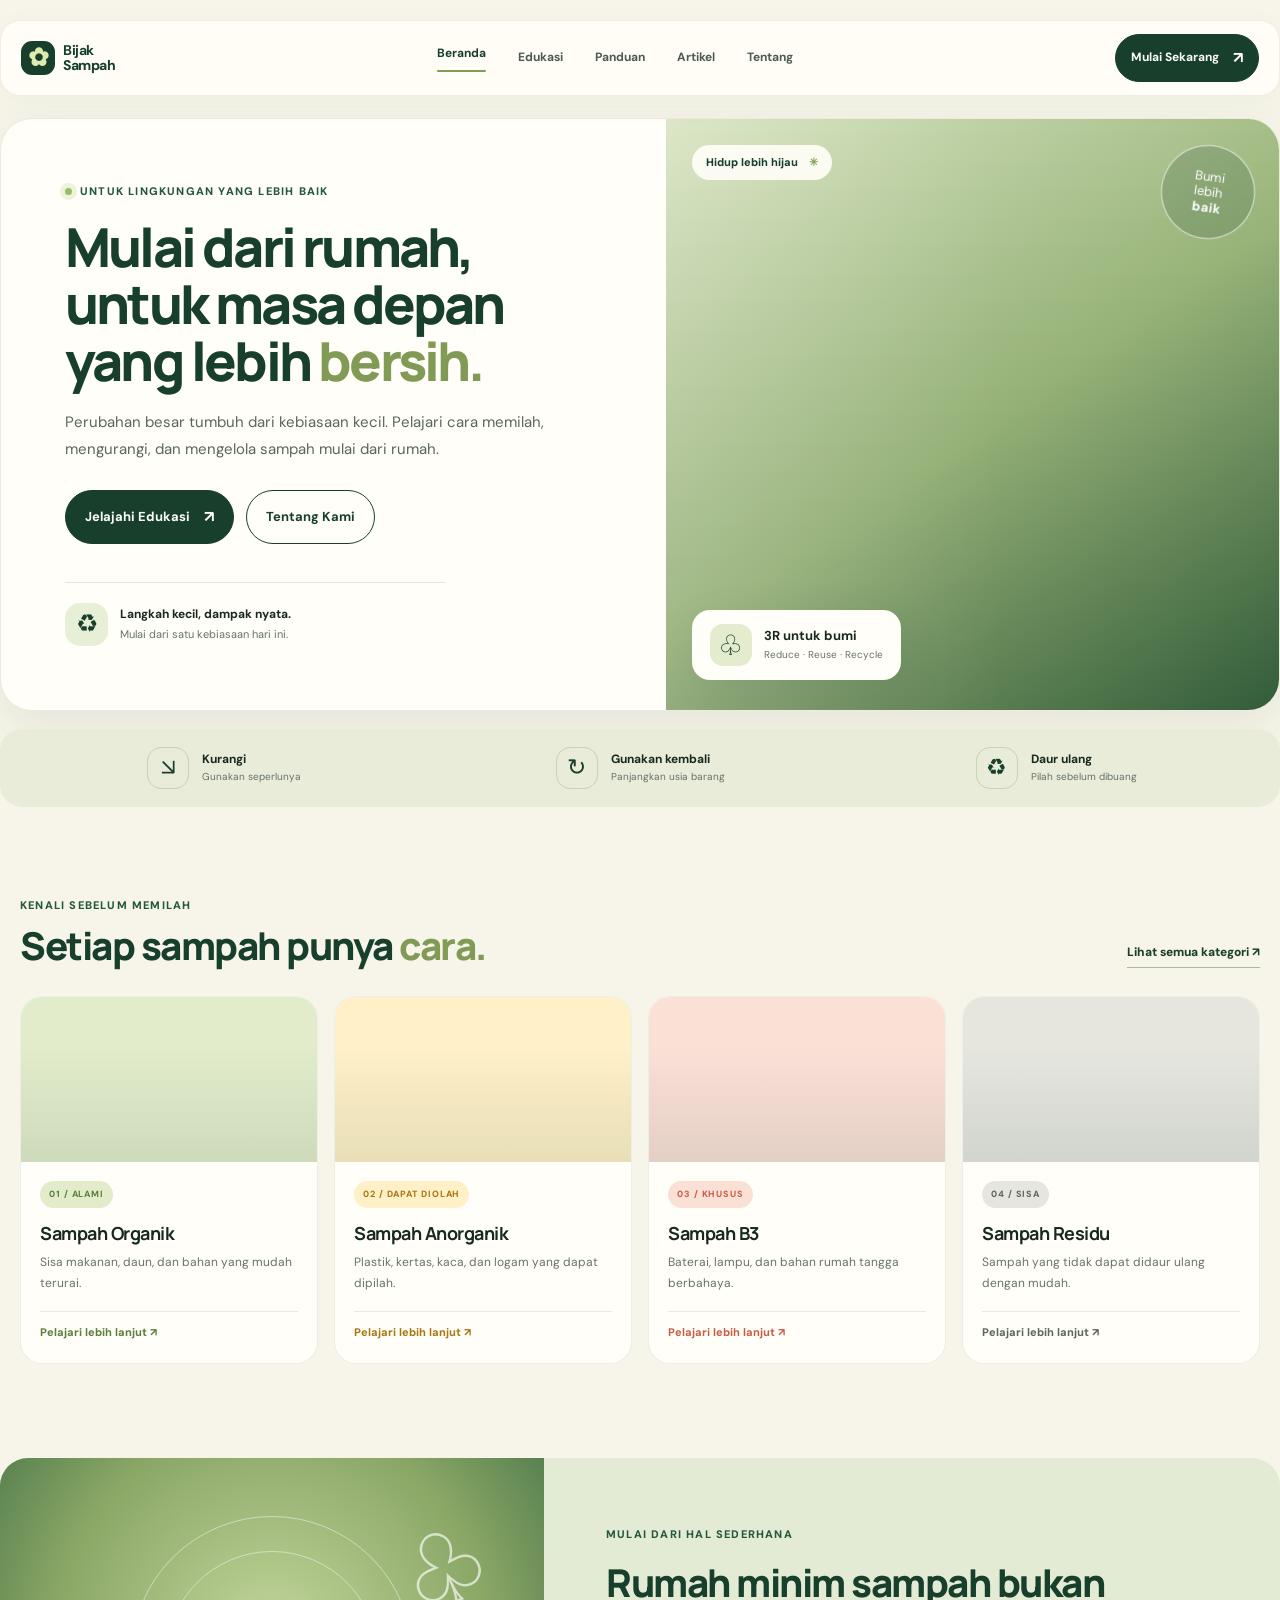
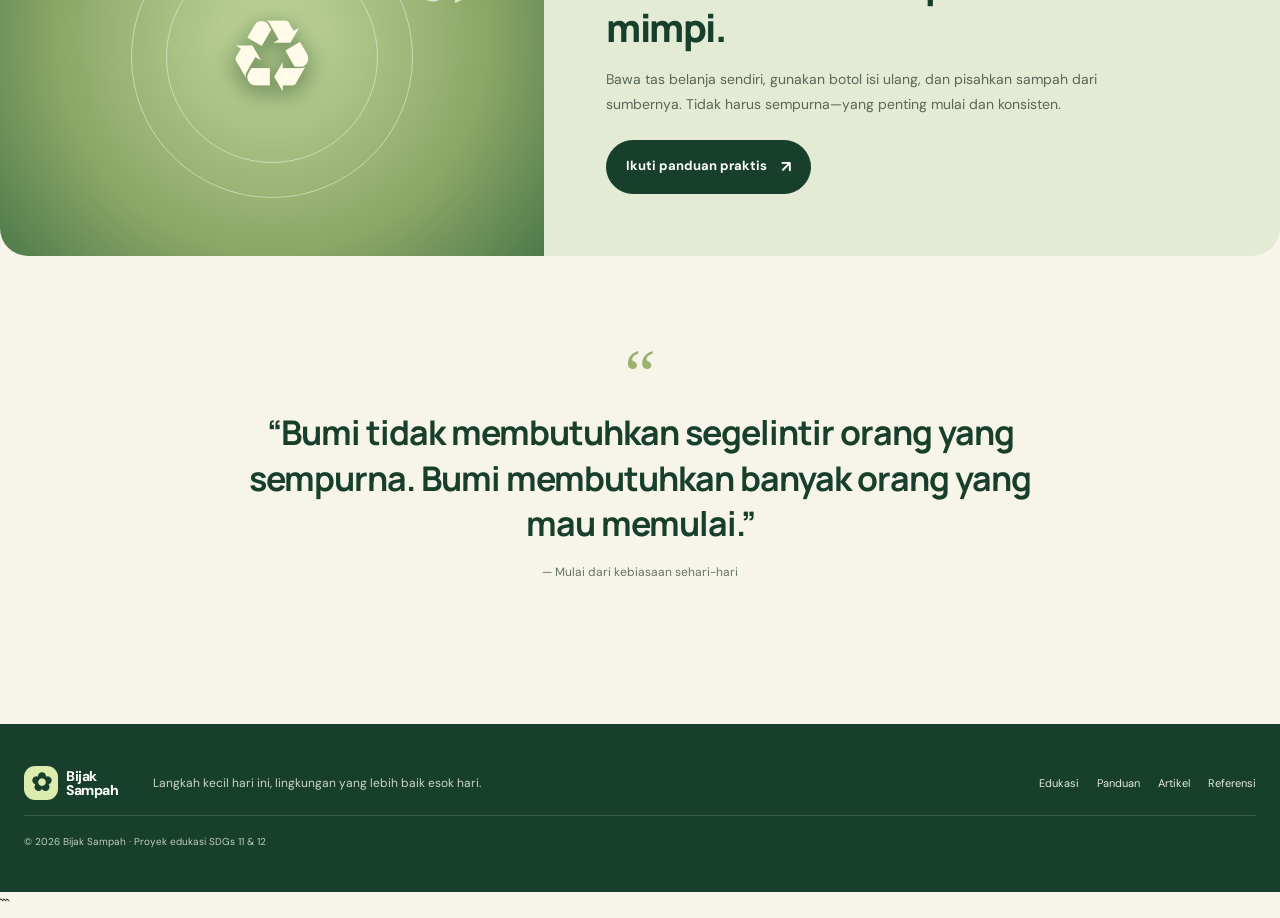
<file: index.html>
<!DOCTYPE html>
<html lang="id">

<head>
    <meta charset="UTF-8">
    <meta name="viewport" content="width=device-width, initial-scale=1.0">
    <meta name="description" content="Bijak Sampah — panduan sederhana untuk mengelola sampah dan hidup lebih berkelanjutan.">

    <title>Bijak Sampah — Mulai dari Rumah</title>

    <link rel="stylesheet" href="css/style.css">
</head>

<body>

    <header class="site-header">
        <a class="brand" href="index.html">
            <span class="brand-mark">✿</span>
            <span>
                Bijak<br>
                <b>Sampah</b>
            </span>
        </a>

        <nav class="nav">
            <a class="active" href="index.html">Beranda</a>
            <a href="edukasi.html">Edukasi</a>
            <a href="panduan.html">Panduan</a>
            <a href="artikel.html">Artikel</a>
            <a href="tentang.html">Tentang</a>
        </nav>

        <a class="button button-small" href="panduan.html">
            Mulai Sekarang <span>↗</span>
        </a>
    </header>

    <main>

        <section class="hero home-hero">

            <div class="hero-copy">
                <span class="eyebrow">
                    <span class="dot"></span>
                    Untuk lingkungan yang lebih baik
                </span>

                <h1>
                    Mulai dari rumah,<br>
                    untuk masa depan<br>
                    yang lebih <em>bersih.</em>
                </h1>

                <p>
                    Perubahan besar tumbuh dari kebiasaan kecil. Pelajari cara memilah, mengurangi, dan mengelola sampah mulai dari rumah.
                </p>

                <div class="actions">
                    <a class="button" href="edukasi.html">
                        Jelajahi Edukasi <span>↗</span>
                    </a>

                    <a class="button button-outline" href="tentang.html">
                        Tentang Kami
                    </a>
                </div>

                <div class="hero-note">
                    <span class="note-icon">♻</span>

                    <span>
                        <b>Langkah kecil, dampak nyata.</b>
                        <small>Mulai dari satu kebiasaan hari ini.</small>
                    </span>
                </div>
            </div>

            <div class="hero-visual">
                <div class="visual-label label-top">
                    Hidup lebih hijau <span>✳</span>
                </div>

                <div class="photo photo-main" role="img" aria-label="Tanaman hijau tumbuh di taman"></div>

                <div class="floating-card">
                    <span class="mini-leaf">♧</span>

                    <div>
                        <b>3R untuk bumi</b>
                        <small>Reduce · Reuse · Recycle</small>
                    </div>
                </div>

                <div class="round-stamp">
                    Bumi<br>
                    lebih<br>
                    <b>baik</b>
                </div>
            </div>

        </section>

        <section class="stats-row">

            <div>
                <span class="stat-icon">↘</span>

                <span>
                    <b>Kurangi</b>
                    <small>Gunakan seperlunya</small>
                </span>
            </div>

            <div>
                <span class="stat-icon">↻</span>

                <span>
                    <b>Gunakan kembali</b>
                    <small>Panjangkan usia barang</small>
                </span>
            </div>

            <div>
                <span class="stat-icon">♻</span>

                <span>
                    <b>Daur ulang</b>
                    <small>Pilah sebelum dibuang</small>
                </span>
            </div>

        </section>

        <section class="section">

            <div class="section-head">
                <div>
                    <span class="eyebrow">Kenali sebelum memilah</span>
                    <h2>Setiap sampah punya <em>cara.</em></h2>
                </div>

                <a class="text-link" href="edukasi.html">
                    Lihat semua kategori ↗
                </a>
            </div>

            <div class="category-grid">

                <a class="category-card organic" href="edukasi.html#organik">
                    <div class="category-image img-organic"></div>

                    <div class="category-body">
                        <span class="pill">01 / ALAMI</span>
                        <h3>Sampah Organik</h3>
                        <p>Sisa makanan, daun, dan bahan yang mudah terurai.</p>
                        <span class="card-link">Pelajari lebih lanjut ↗</span>
                    </div>
                </a>

                <a class="category-card recycle" href="edukasi.html#anorganik">
                    <div class="category-image img-recycle"></div>

                    <div class="category-body">
                        <span class="pill">02 / DAPAT DIOLAH</span>
                        <h3>Sampah Anorganik</h3>
                        <p>Plastik, kertas, kaca, dan logam yang dapat dipilah.</p>
                        <span class="card-link">Pelajari lebih lanjut ↗</span>
                    </div>
                </a>

                <a class="category-card hazard" href="edukasi.html#b3">
                    <div class="category-image img-hazard"></div>

                    <div class="category-body">
                        <span class="pill">03 / KHUSUS</span>
                        <h3>Sampah B3</h3>
                        <p>Baterai, lampu, dan bahan rumah tangga berbahaya.</p>
                        <span class="card-link">Pelajari lebih lanjut ↗</span>
                    </div>
                </a>

                <a class="category-card residual" href="edukasi.html#residu">
                    <div class="category-image img-residual"></div>

                    <div class="category-body">
                        <span class="pill">04 / SISA</span>
                        <h3>Sampah Residu</h3>
                        <p>Sampah yang tidak dapat didaur ulang dengan mudah.</p>
                        <span class="card-link">Pelajari lebih lanjut ↗</span>
                    </div>
                </a>

            </div>

        </section>

        <section class="feature-band">

            <div class="feature-art">
                <div class="feature-orbit">♻</div>
                <div class="feature-leaves">♧</div>
            </div>

            <div class="feature-copy">
                <span class="eyebrow">Mulai dari hal sederhana</span>

                <h2>Rumah minim sampah bukan mimpi.</h2>

                <p>
                    Bawa tas belanja sendiri, gunakan botol isi ulang, dan pisahkan sampah dari sumbernya. Tidak harus sempurna—yang penting mulai dan konsisten.
                </p>

                <a class="button" href="panduan.html">
                    Ikuti panduan praktis <span>↗</span>
                </a>
            </div>

        </section>

        <section class="section quote-section">
            <span class="quote-mark">“</span>

            <blockquote>
                “Bumi tidak membutuhkan segelintir orang yang sempurna. Bumi membutuhkan banyak orang yang mau memulai.”
            </blockquote>

            <p>— Mulai dari kebiasaan sehari-hari</p>
        </section>

    </main>

    <footer class="footer">

        <a class="brand" href="index.html">
            <span class="brand-mark">✿</span>

            <span>
                Bijak<br>
                <b>Sampah</b>
            </span>
        </a>

        <p>Langkah kecil hari ini, lingkungan yang lebih baik esok hari.</p>

        <div class="footer-links">
            <a href="edukasi.html">Edukasi</a>
            <a href="panduan.html">Panduan</a>
            <a href="artikel.html">Artikel</a>
            <a href="tentang.html">Referensi</a>
        </div>

        <small>© 2026 Bijak Sampah · Proyek edukasi SDGs 11 & 12</small>

    </footer>

</body>

</html>
```
</file>
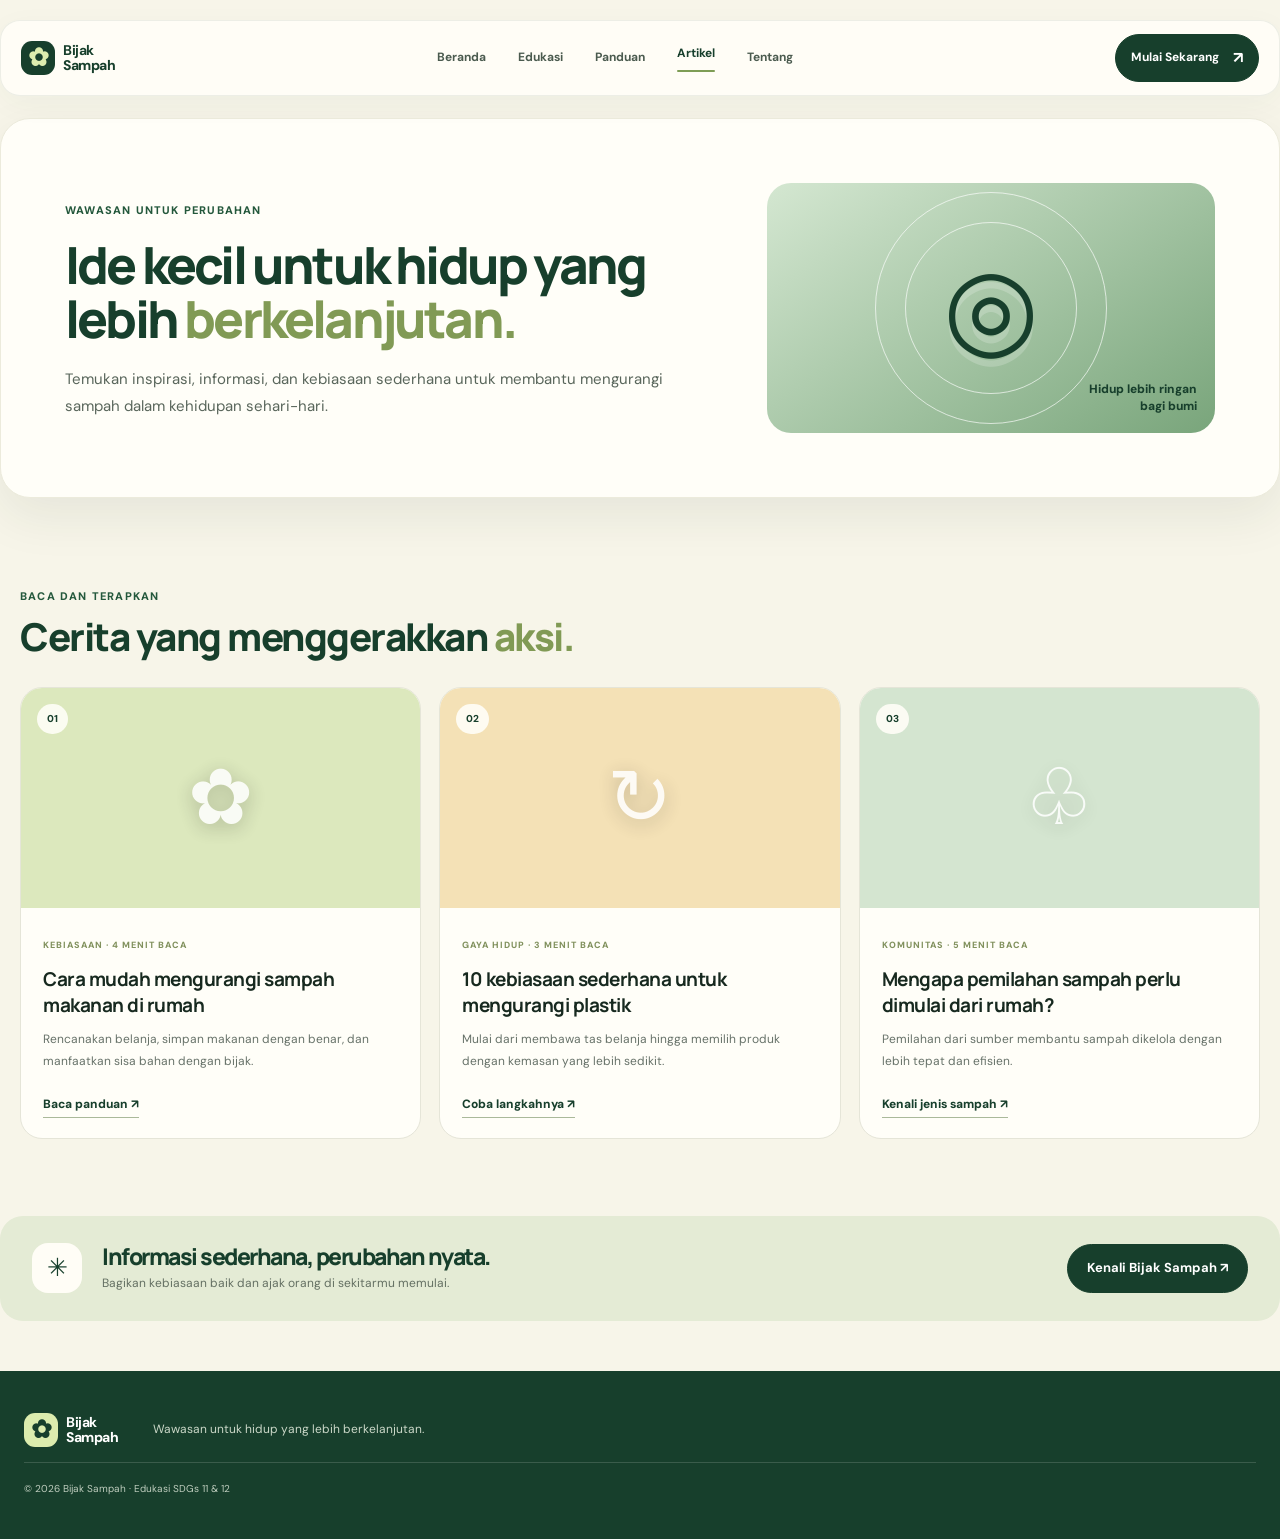
<file: artikel.html>
<!DOCTYPE html>
<html lang="id">
<head>
    <meta charset="UTF-8">
    <meta name="viewport" content="width=device-width, initial-scale=1.0">
    <title>Artikel — Bijak Sampah</title>
    <link rel="stylesheet" href="css/style.css">
</head>
<body>

    <header class="site-header">
        <a class="brand" href="index.html">
            <span class="brand-mark">✿</span>
            <span>Bijak<br><b>Sampah</b></span>
        </a>
        <nav class="nav">
            <a href="index.html">Beranda</a>
            <a href="edukasi.html">Edukasi</a>
            <a href="panduan.html">Panduan</a>
            <a class="active" href="artikel.html">Artikel</a>
            <a href="tentang.html">Tentang</a>
        </nav>
        <a class="button button-small" href="panduan.html">Mulai Sekarang <span>↗</span></a>
    </header>

    <main>
        <section class="page-hero article-hero">
            <div>
                <span class="eyebrow">Wawasan untuk perubahan</span>
                <h1>Ide kecil untuk hidup yang lebih <em>berkelanjutan.</em></h1>
                <p>Temukan inspirasi, informasi, dan kebiasaan sederhana untuk membantu mengurangi sampah dalam kehidupan sehari-hari.</p>
            </div>
            <div class="page-hero-art art-earth">
                <div class="earth-icon">◎</div>
                <span>Hidup lebih ringan<br>bagi bumi</span>
            </div>
        </section>

        <section class="section">
            <div class="section-head">
                <div>
                    <span class="eyebrow">Baca dan terapkan</span>
                    <h2>Cerita yang menggerakkan <em>aksi.</em></h2>
                </div>
            </div>
            <div class="article-grid">
                <article class="article-card">
                    <div class="article-cover cover-food">
                        <span>01</span>
                        <div class="cover-symbol">✿</div>
                    </div>
                    <div class="article-content">
                        <span class="article-meta">KEBIASAAN · 4 MENIT BACA</span>
                        <h3>Cara mudah mengurangi sampah makanan di rumah</h3>
                        <p>Rencanakan belanja, simpan makanan dengan benar, dan manfaatkan sisa bahan dengan bijak.</p>
                        <a class="text-link" href="panduan.html">Baca panduan ↗</a>
                    </div>
                </article>

                <article class="article-card">
                    <div class="article-cover cover-plastic">
                        <span>02</span>
                        <div class="cover-symbol">↻</div>
                    </div>
                    <div class="article-content">
                        <span class="article-meta">GAYA HIDUP · 3 MENIT BACA</span>
                        <h3>10 kebiasaan sederhana untuk mengurangi plastik</h3>
                        <p>Mulai dari membawa tas belanja hingga memilih produk dengan kemasan yang lebih sedikit.</p>
                        <a class="text-link" href="panduan.html">Coba langkahnya ↗</a>
                    </div>
                </article>

                <article class="article-card">
                    <div class="article-cover cover-community">
                        <span>03</span>
                        <div class="cover-symbol">♧</div>
                    </div>
                    <div class="article-content">
                        <span class="article-meta">KOMUNITAS · 5 MENIT BACA</span>
                        <h3>Mengapa pemilahan sampah perlu dimulai dari rumah?</h3>
                        <p>Pemilahan dari sumber membantu sampah dikelola dengan lebih tepat dan efisien.</p>
                        <a class="text-link" href="edukasi.html">Kenali jenis sampah ↗</a>
                    </div>
                </article>
            </div>
        </section>

        <section class="callout">
            <span class="callout-icon">✳</span>
            <div>
                <h2>Informasi sederhana, perubahan nyata.</h2>
                <p>Bagikan kebiasaan baik dan ajak orang di sekitarmu memulai.</p>
            </div>
            <a class="button" href="tentang.html">Kenali Bijak Sampah ↗</a>
        </section>
    </main>

    <footer class="footer">
        <a class="brand" href="index.html">
            <span class="brand-mark">✿</span>
            <span>Bijak<br><b>Sampah</b></span>
        </a>
        <p>Wawasan untuk hidup yang lebih berkelanjutan.</p>
        <small>© 2026 Bijak Sampah · Edukasi SDGs 11 & 12</small>
    </footer>

</body>
</html>
</file>
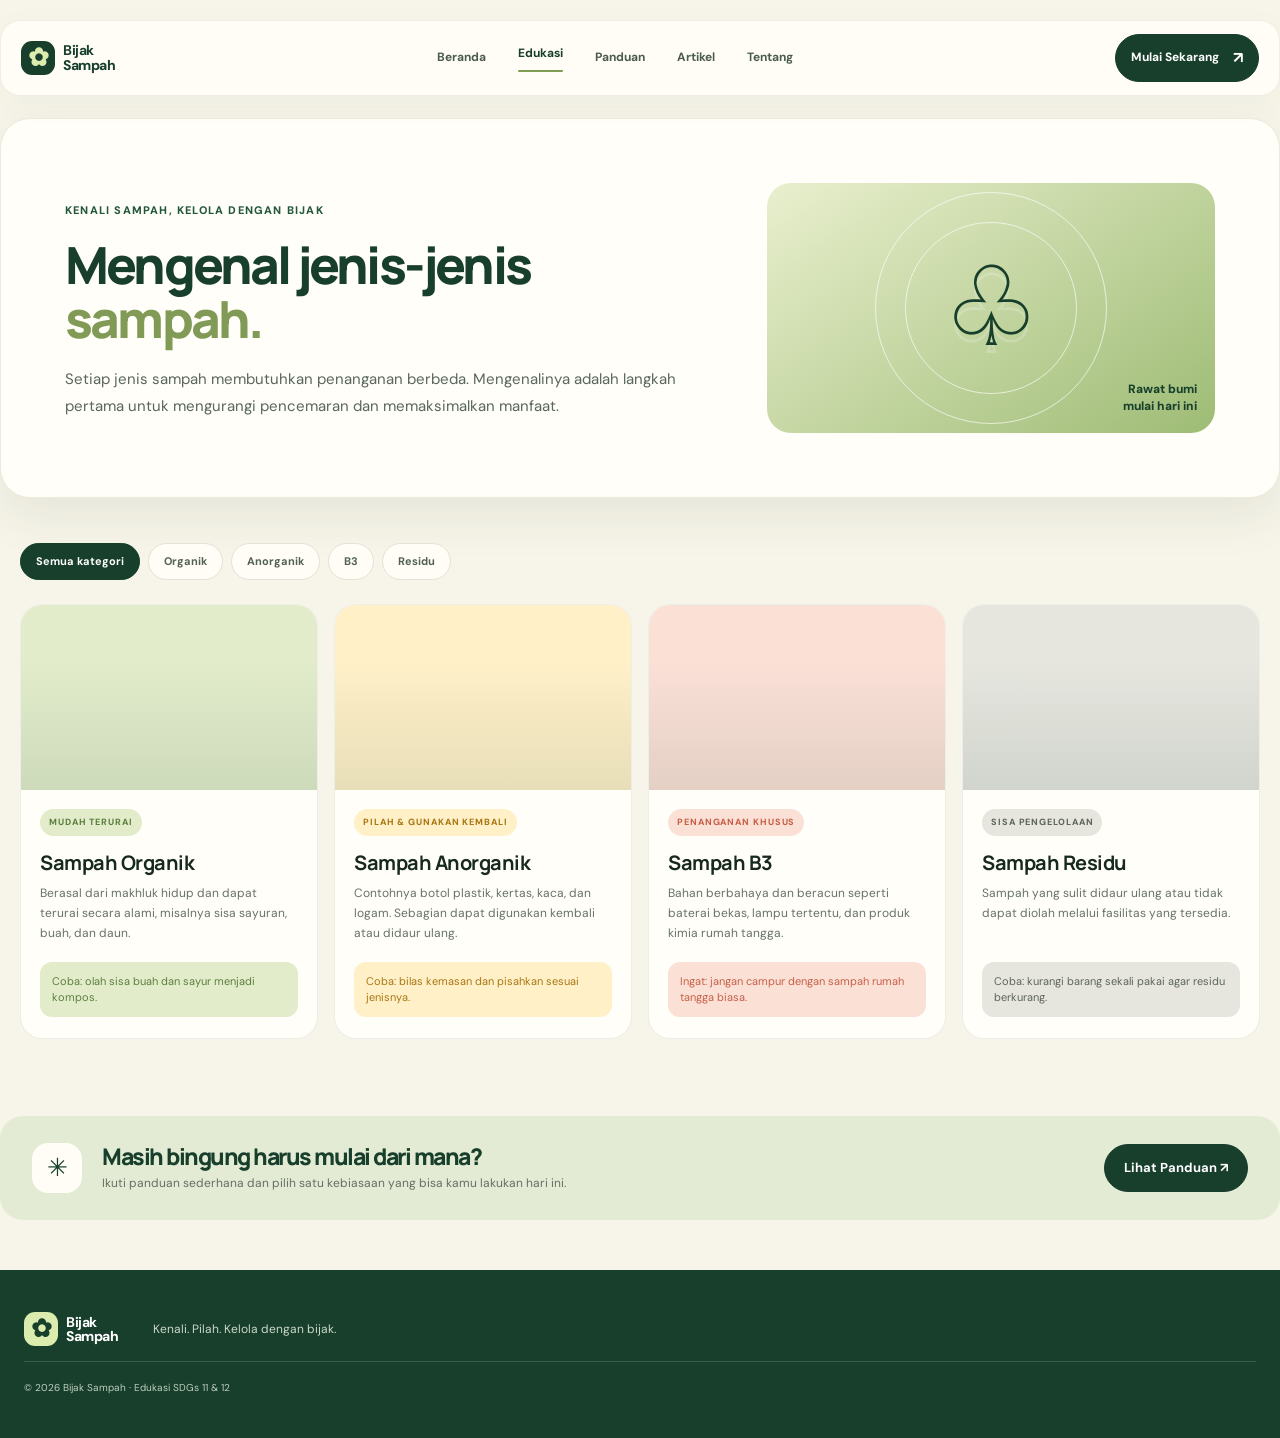
<file: edukasi.html>
<!DOCTYPE html>
<html lang="id">

<head>
  <meta charset="UTF-8">
  <meta name="viewport" content="width=device-width, initial-scale=1.0">
  <title>Edukasi Sampah — Bijak Sampah</title>
  <link rel="stylesheet" href="css/style.css">
</head>

<body>

  <!-- ===== HEADER ===== -->
  <header class="site-header">
    <a class="brand" href="index.html">
      <span class="brand-mark">✿</span>
      <span>Bijak<br><b>Sampah</b></span>
    </a>

    <nav class="nav">
      <a href="index.html">Beranda</a>
      <a class="active" href="edukasi.html">Edukasi</a>
      <a href="panduan.html">Panduan</a>
      <a href="artikel.html">Artikel</a>
      <a href="tentang.html">Tentang</a>
    </nav>

    <a class="button button-small" href="panduan.html">
      Mulai Sekarang <span>↗</span>
    </a>
  </header>

  <!-- ===== MAIN ===== -->
  <main>

    <!-- Hero -->
    <section class="page-hero education-hero">
      <div>
        <span class="eyebrow">Kenali sampah, kelola dengan bijak</span>
        <h1>Mengenal jenis-jenis<br><em>sampah.</em></h1>
        <p>
          Setiap jenis sampah membutuhkan penanganan berbeda. Mengenalinya adalah
          langkah pertama untuk mengurangi pencemaran dan memaksimalkan manfaat.
        </p>
      </div>

      <div class="page-hero-art art-seedling">
        <div class="seedling">♧</div>
        <span>Rawat bumi<br>mulai hari ini</span>
      </div>
    </section>

    <!-- Kategori sampah -->
    <section class="section section-tight">

      <div class="filter-pills">
        <a class="filter active" href="#organik">Semua kategori</a>
        <a class="filter" href="#organik">Organik</a>
        <a class="filter" href="#anorganik">Anorganik</a>
        <a class="filter" href="#b3">B3</a>
        <a class="filter" href="#residu">Residu</a>
      </div>

      <div class="category-grid category-grid-large">

        <!-- Organik -->
        <article id="organik" class="category-card organic">
          <div class="category-image img-organic"></div>
          <div class="category-body">
            <span class="pill">MUDAH TERURAI</span>
            <h3>Sampah Organik</h3>
            <p>
              Berasal dari makhluk hidup dan dapat terurai secara alami,
              misalnya sisa sayuran, buah, dan daun.
            </p>
            <div class="tip-box">Coba: olah sisa buah dan sayur menjadi kompos.</div>
          </div>
        </article>

        <!-- Anorganik -->
        <article id="anorganik" class="category-card recycle">
          <div class="category-image img-recycle"></div>
          <div class="category-body">
            <span class="pill">PILAH &amp; GUNAKAN KEMBALI</span>
            <h3>Sampah Anorganik</h3>
            <p>
              Contohnya botol plastik, kertas, kaca, dan logam.
              Sebagian dapat digunakan kembali atau didaur ulang.
            </p>
            <div class="tip-box">Coba: bilas kemasan dan pisahkan sesuai jenisnya.</div>
          </div>
        </article>

        <!-- B3 -->
        <article id="b3" class="category-card hazard">
          <div class="category-image img-hazard"></div>
          <div class="category-body">
            <span class="pill">PENANGANAN KHUSUS</span>
            <h3>Sampah B3</h3>
            <p>
              Bahan berbahaya dan beracun seperti baterai bekas, lampu tertentu,
              dan produk kimia rumah tangga.
            </p>
            <div class="tip-box">Ingat: jangan campur dengan sampah rumah tangga biasa.</div>
          </div>
        </article>

        <!-- Residu -->
        <article id="residu" class="category-card residual">
          <div class="category-image img-residual"></div>
          <div class="category-body">
            <span class="pill">SISA PENGELOLAAN</span>
            <h3>Sampah Residu</h3>
            <p>
              Sampah yang sulit didaur ulang atau tidak dapat diolah
              melalui fasilitas yang tersedia.
            </p>
            <div class="tip-box">Coba: kurangi barang sekali pakai agar residu berkurang.</div>
          </div>
        </article>

      </div>
    </section>

    <!-- Callout -->
    <section class="callout">
      <span class="callout-icon">✳</span>
      <div>
        <h2>Masih bingung harus mulai dari mana?</h2>
        <p>Ikuti panduan sederhana dan pilih satu kebiasaan yang bisa kamu lakukan hari ini.</p>
      </div>
      <a class="button" href="panduan.html">Lihat Panduan ↗</a>
    </section>

  </main>

  <!-- ===== FOOTER ===== -->
  <footer class="footer">
    <a class="brand" href="index.html">
      <span class="brand-mark">✿</span>
      <span>Bijak<br><b>Sampah</b></span>
    </a>
    <p>Kenali. Pilah. Kelola dengan bijak.</p>
    <small>© 2026 Bijak Sampah · Edukasi SDGs 11 &amp; 12</small>
  </footer>

</body>

</html>
</file>
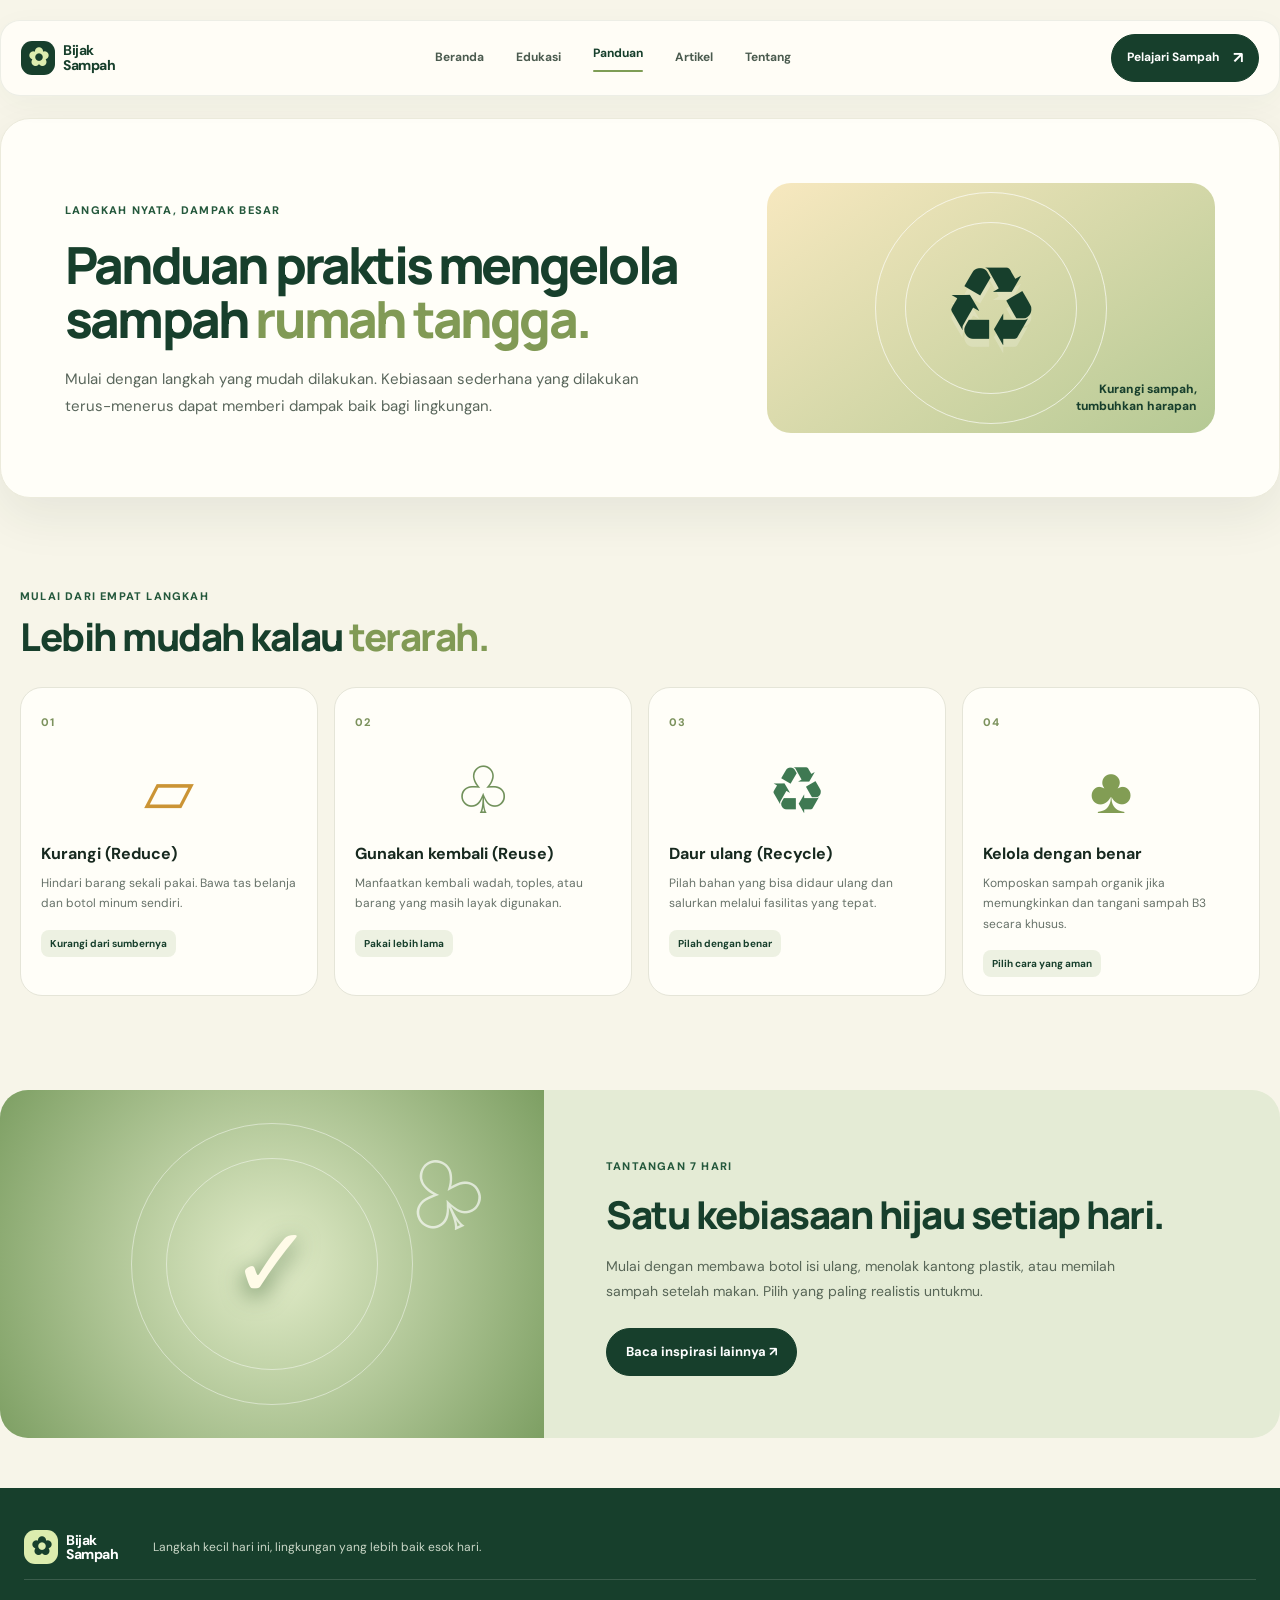
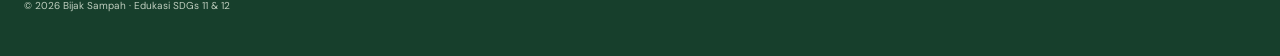
<file: panduan.html>
<!DOCTYPE html>
<html lang="id">
<head>
    <meta charset="UTF-8">
    <meta name="viewport" content="width=device-width, initial-scale=1.0">
    <title>Panduan Praktis — Bijak Sampah</title>
    <link rel="stylesheet" href="css/style.css">
</head>
<body>
    <header class="site-header">
        <a class="brand" href="index.html">
            <span class="brand-mark">✿</span>
            <span>Bijak<br><b>Sampah</b></span>
        </a>
        <nav class="nav">
            <a href="index.html">Beranda</a>
            <a href="edukasi.html">Edukasi</a>
            <a class="active" href="panduan.html">Panduan</a>
            <a href="artikel.html">Artikel</a>
            <a href="tentang.html">Tentang</a>
        </nav>
        <a class="button button-small" href="edukasi.html">Pelajari Sampah <span>↗</span></a>
    </header>

    <main>
        <section class="page-hero guide-hero">
            <div>
                <span class="eyebrow">Langkah nyata, dampak besar</span>
                <h1>Panduan praktis mengelola sampah <em>rumah tangga.</em></h1>
                <p>Mulai dengan langkah yang mudah dilakukan. Kebiasaan sederhana yang dilakukan terus-menerus dapat memberi dampak baik bagi lingkungan.</p>
            </div>
            <div class="page-hero-art art-jar">
                <div class="jar">♻</div>
                <span>Kurangi sampah,<br>tumbuhkan harapan</span>
            </div>
        </section>

        <section class="section">
            <div class="section-head">
                <div>
                    <span class="eyebrow">Mulai dari empat langkah</span>
                    <h2>Lebih mudah kalau <em>terarah.</em></h2>
                </div>
            </div>
            <div class="steps-grid">
                <article class="step-card">
                    <span class="step-number">01</span>
                    <div class="step-illustration step-bag">▱</div>
                    <h3>Kurangi (Reduce)</h3>
                    <p>Hindari barang sekali pakai. Bawa tas belanja dan botol minum sendiri.</p>
                    <span class="step-tag">Kurangi dari sumbernya</span>
                </article>
                <article class="step-card">
                    <span class="step-number">02</span>
                    <div class="step-illustration step-jar">♧</div>
                    <h3>Gunakan kembali (Reuse)</h3>
                    <p>Manfaatkan kembali wadah, toples, atau barang yang masih layak digunakan.</p>
                    <span class="step-tag">Pakai lebih lama</span>
                </article>
                <article class="step-card">
                    <span class="step-number">03</span>
                    <div class="step-illustration step-recycle">♻</div>
                    <h3>Daur ulang (Recycle)</h3>
                    <p>Pilah bahan yang bisa didaur ulang dan salurkan melalui fasilitas yang tepat.</p>
                    <span class="step-tag">Pilah dengan benar</span>
                </article>
                <article class="step-card">
                    <span class="step-number">04</span>
                    <div class="step-illustration step-plant">♣</div>
                    <h3>Kelola dengan benar</h3>
                    <p>Komposkan sampah organik jika memungkinkan dan tangani sampah B3 secara khusus.</p>
                    <span class="step-tag">Pilih cara yang aman</span>
                </article>
            </div>
        </section>

        <section class="feature-band guide-band">
            <div class="feature-art guide-art">
                <div class="feature-orbit">✓</div>
                <div class="feature-leaves">♧</div>
            </div>
            <div class="feature-copy">
                <span class="eyebrow">Tantangan 7 hari</span>
                <h2>Satu kebiasaan hijau setiap hari.</h2>
                <p>Mulai dengan membawa botol isi ulang, menolak kantong plastik, atau memilah sampah setelah makan. Pilih yang paling realistis untukmu.</p>
                <a class="button" href="artikel.html">Baca inspirasi lainnya ↗</a>
            </div>
        </section>
    </main>

    <footer class="footer">
        <a class="brand" href="index.html">
            <span class="brand-mark">✿</span>
            <span>Bijak<br><b>Sampah</b></span>
        </a>
        <p>Langkah kecil hari ini, lingkungan yang lebih baik esok hari.</p>
        <small>© 2026 Bijak Sampah · Edukasi SDGs 11 & 12</small>
    </footer>
</body>
</html>
</file>
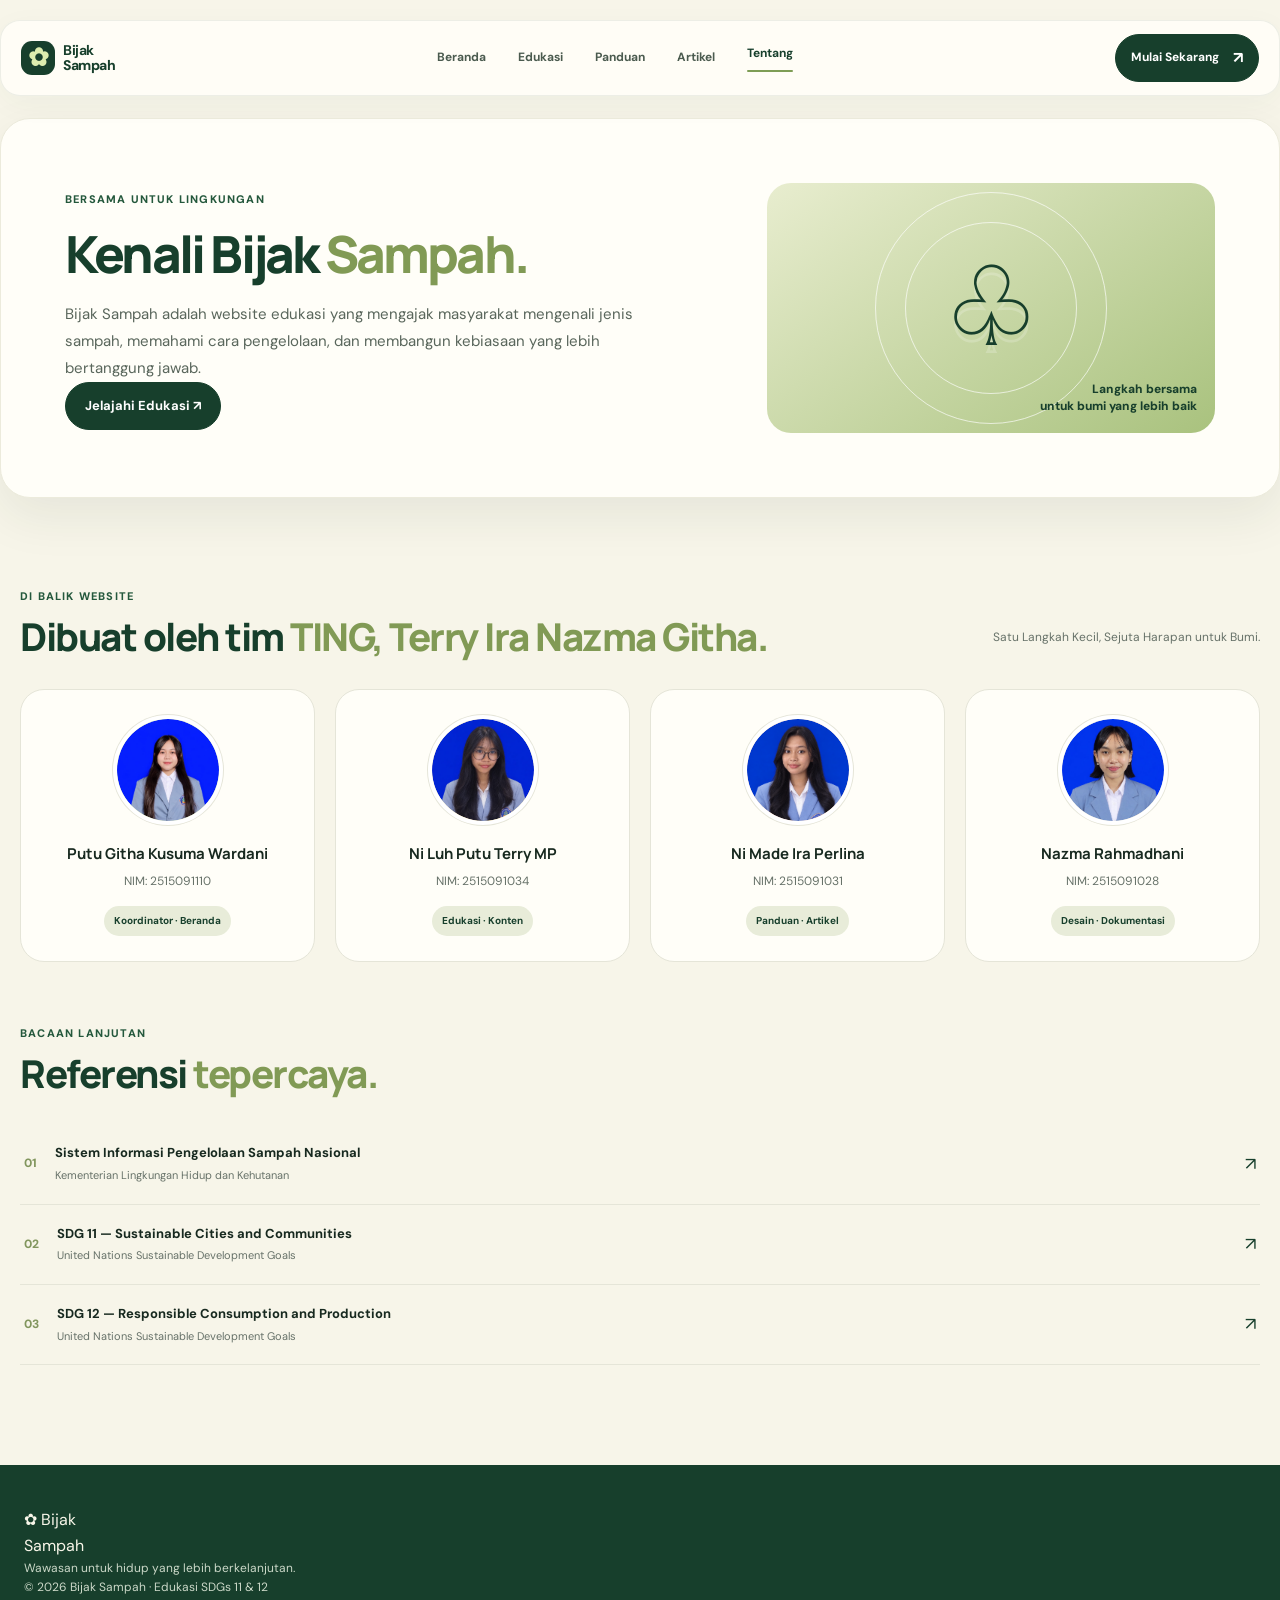
<file: tentang.html>
<!DOCTYPE html>
<html lang="id">

<head>
    <meta charset="UTF-8">
    <meta name="viewport" content="width=device-width, initial-scale=1.0">
    <title>Tentang — Bijak Sampah</title>
    <link rel="stylesheet" href="css/style.css">
</head>

<body>

    <!-- Header -->
    <header class="site-header">

        <a class="brand" href="index.html">
            <span class="brand-mark">✿</span>
            <span>Bijak<br><b>Sampah</b></span>
        </a>

        <nav class="nav">
            <a href="index.html">Beranda</a>
            <a href="edukasi.html">Edukasi</a>
            <a href="panduan.html">Panduan</a>
            <a href="artikel.html">Artikel</a>
            <a class="active" href="tentang.html">Tentang</a>
        </nav>

        <a class="button button-small" href="panduan.html">
            Mulai Sekarang <span>↗</span>
        </a>

    </header>

    <main>

        <!-- Hero -->
        <section class="page-hero about-hero">

            <div class="about-content">
                <span class="eyebrow">Bersama untuk lingkungan</span>

                <h1>Kenali Bijak <em>Sampah.</em></h1>

                <p>
                    Bijak Sampah adalah website edukasi yang mengajak masyarakat
                    mengenali jenis sampah, memahami cara pengelolaan, dan
                    membangun kebiasaan yang lebih bertanggung jawab.
                </p>

                <a class="button" href="edukasi.html">
                    Jelajahi Edukasi ↗
                </a>
            </div>

            <div class="page-hero-art art-about">
                <div class="about-leaf">♧</div>
                <span>Langkah bersama<br>untuk bumi yang lebih baik</span>
            </div>

        </section>

        <!-- Profil Tim -->
        <section class="section">

            <div class="section-head">
                <div>
                    <span class="eyebrow">Di balik website</span>
                    <h2>Dibuat oleh tim <em>TING, Terry Ira Nazma Githa.</em></h2>
                </div>

                <p class="section-intro">
                    Satu Langkah Kecil, Sejuta Harapan untuk Bumi.
                </p>
            </div>

            <!-- Daftar Anggota Tim -->
            <div class="team-grid">

                <!-- Profil Githa -->
                <div class="team-card">
                    <div class="avatar avatar-a">
                        <img src="images/githaa%20ceo.jpeg"
                            alt="Foto Putu Githa Kusuma W.">
                    </div>

                    <h3>Putu Githa Kusuma Wardani</h3>
                    <p>NIM: 2515091110</p>
                    <span>Koordinator · Beranda</span>
                </div>

                <!-- Profil Terry -->
                <div class="team-card">
                    <div class="avatar avatar-b">
                        <img src="images/terry%20ceo.jpeg"
                            alt="Foto Ni Luh Putu Terry Maharani Putri">
                    </div>

                    <h3>Ni Luh Putu Terry MP</h3>
                    <p>NIM: 2515091034</p>
                    <span>Edukasi · Konten</span>
                </div>

                <!-- Profil Ira -->
                <div class="team-card"> 
                    <div class="avatar avatar-c"> 
                        <img src="images/ira.png" 
                            alt="Foto Ni Made Ira Perlina">
                    </div>

                    <h3>Ni Made Ira Perlina</h3>
                    <p>NIM: 2515091031</p>
                    <span>Panduan · Artikel</span>
                </div>

                <!-- Profil Nazma -->
                <div class="team-card"> 
                    <div class="avatar avatar-d"> 
                        <img src="images/nazma%20ceo.jpeg" 
                            alt="Foto Nazma Rahmadhani"> 
                    </div>

                    <h3>Nazma Rahmadhani</h3>
                    <p>NIM: 2515091028</p>
                    <span>Desain · Dokumentasi</span>
                </div>

            </div>

        </section>

        <!-- Referensi -->
        <section class="section references">

            <div class="section-head">
                <div>
                    <span class="eyebrow">Bacaan lanjutan</span>
                    <h2>Referensi <em>tepercaya.</em></h2>
                </div>
            </div>

            <!-- Referensi 1 -->
            <a class="reference-row"
                href="https://sipsn.menlhk.go.id/sipsn/"
                target="_blank"
                rel="noopener noreferrer">

                <span class="reference-number">01</span>

                <span>
                    <b>Sistem Informasi Pengelolaan Sampah Nasional</b>
                    <small>Kementerian Lingkungan Hidup dan Kehutanan</small>
                </span>

                <span class="external">↗</span>

            </a>

            <!-- Referensi 2 -->
            <a class="reference-row"
                href="https://sdgs.un.org/goals/goal11"
                target="_blank"
                rel="noopener noreferrer">

                <span class="reference-number">02</span>

                <span>
                    <b>SDG 11 — Sustainable Cities and Communities</b>
                    <small>United Nations Sustainable Development Goals</small>
                </span>

                <span class="external">↗</span>

            </a>

            <!-- Referensi 3 -->
            <a class="reference-row"
                href="https://sdgs.un.org/goals/goal12"
                target="_blank"
                rel="noopener noreferrer">

                <span class="reference-number">03</span>

                <span>
                    <b>SDG 12 — Responsible Consumption and Production</b>
                    <small>United Nations Sustainable Development Goals</small>
                </span>

                <span class="external">↗</span>

            </a>

        </section>

    </main>

    <!-- Footer -->
  <footer class="site-footer"> 
      <div class="footer-container"> 
          <div class="footer-top"> 
              <a href="index.html" class="footer-brand"> 
                  <span class="brand-icon">✿</span> 
                  <span class="brand-text">Bijak<br>Sampah</span> 
              </a> 
              <p>Wawasan untuk hidup yang lebih berkelanjutan.</p> 
          </div> 
          
          <div class="footer-bottom"> 
              <p>© 2026 Bijak Sampah · Edukasi SDGs 11 &amp; 12</p> 
          </div> 
      </div> 
  </footer>

</body>
</html>
</file>
<file: css/style.css>
@import url('https://fonts.googleapis.com/css2?family=DM+Sans:wght@400;500;600;700&family=Manrope:wght@400;500;600;700;800&display=swap');

/* ========================================
   1. ROOT VARIABLES
======================================== */

:root {
    --forest: #173f2c;
    --forest2: #24583c;
    --leaf: #7e9d55;
    --lime: #d9e8ad;
    --cream: #f7f5e9;
    --paper: #fffef8;
    --ink: #17291f;
    --muted: #677269;
    --line: #e5e5d8;
    --coral: #e9896b;
    --gold: #efbd4d;
    --radius: 24px;
    --shadow: 0 18px 50px rgba(28, 55, 35, 0.08);
}

/* ========================================
   2. GLOBAL STYLES
======================================== */

* {
    box-sizing: border-box;
}

html {
    scroll-behavior: smooth;
}

body {
    margin: 0;
    background: var(--cream);
    color: var(--ink);
    font-family: 'DM Sans', sans-serif;
    line-height: 1.6;
}

a {
    color: inherit;
    text-decoration: none;
}

img {
    max-width: 100%;
}

/* ========================================
   3. HEADER & NAVIGATION
======================================== */

.site-header {
    max-width: 1320px;
    margin: 20px auto 0;
    padding: 13px 20px;
    background: rgba(255, 254, 248, 0.9);
    border: 1px solid rgba(31, 69, 44, 0.08);
    border-radius: 20px;
    display: flex;
    align-items: center;
    justify-content: space-between;
    gap: 24px;
    box-shadow: 0 8px 30px rgba(31, 69, 44, 0.04);
    position: relative;
    z-index: 2;
}

.brand {
    display: flex;
    align-items: center;
    gap: 8px;
    color: var(--forest);
    font-size: 14px;
    line-height: 1.05;
    font-weight: 700;
    letter-spacing: -0.5px;
    flex-shrink: 0;
}

.brand b {
    font-weight: 800;
}

.brand-mark {
    width: 34px;
    height: 34px;
    display: grid;
    place-items: center;
    background: var(--forest);
    color: #dcecae;
    border-radius: 11px;
    font-size: 25px;
}

.nav {
    display: flex;
    align-items: center;
    gap: clamp(12px, 2.5vw, 34px);
}

.nav a {
    font-size: 12px;
    font-weight: 700;
    color: #4b5b4f;
    transition: 0.2s;
}

.nav a:hover,
.nav a.active {
    color: var(--forest);
}

.nav a.active::after {
    content: '';
    display: block;
    height: 2px;
    background: var(--leaf);
    margin-top: 7px;
    border-radius: 4px;
}

/* ========================================
   4. BUTTONS
======================================== */

.button {
    display: inline-flex;
    align-items: center;
    justify-content: center;
    gap: 14px;
    background: var(--forest);
    color: white;
    border: 1px solid var(--forest);
    padding: 13px 19px;
    border-radius: 999px;
    font-weight: 700;
    font-size: 13px;
    transition: transform 0.2s, background 0.2s;
    white-space: nowrap;
}

.button:hover {
    transform: translateY(-2px);
    background: #2b6544;
}

.button span {
    font-size: 16px;
}

.button-small {
    padding: 10px 15px;
    font-size: 12px;
}

.button-outline {
    background: transparent;
    color: var(--forest);
}

.button-outline:hover {
    color: white;
}

/* ========================================
   5. SHARED LAYOUT
======================================== */

.hero,
.page-hero,
.section,
.stats-row,
.feature-band,
.callout {
    max-width: 1280px;
    margin-left: auto;
    margin-right: auto;
}

/* ========================================
   6. HOMEPAGE HERO
======================================== */

.hero {
    margin-top: 22px;
    display: grid;
    grid-template-columns: 1.04fr 0.96fr;
    min-height: 540px;
    background: var(--paper);
    border-radius: 32px;
    overflow: hidden;
    box-shadow: var(--shadow);
    border: 1px solid #ecebdc;
}

.hero-copy {
    padding: clamp(32px, 5vw, 72px);
    display: flex;
    flex-direction: column;
    align-items: flex-start;
    justify-content: center;
}

.eyebrow {
    display: inline-flex;
    align-items: center;
    gap: 8px;
    font-size: 11px;
    text-transform: uppercase;
    letter-spacing: 1.2px;
    font-weight: 800;
    color: var(--forest2);
    margin-bottom: 18px;
}

.dot {
    width: 7px;
    height: 7px;
    background: #9bbd65;
    border-radius: 50%;
    box-shadow: 0 0 0 5px #edf3db;
}

.hero h1,
.page-hero h1 {
    font-family: Manrope, sans-serif;
    font-size: clamp(38px, 4.2vw, 64px);
    line-height: 1.06;
    letter-spacing: -2.8px;
    margin: 0 0 20px;
    color: var(--forest);
    font-weight: 800;
}

.hero h1 em,
.page-hero h1 em,
h2 em {
    font-style: normal;
    color: #819a55;
}

.hero-copy > p,
.page-hero p {
    font-size: 15px;
    line-height: 1.8;
    color: #59665b;
    max-width: 500px;
    margin: 0;
}

.actions {
    display: flex;
    gap: 12px;
    flex-wrap: wrap;
    margin-top: 27px;
}

.hero-note {
    display: flex;
    align-items: center;
    gap: 12px;
    margin-top: 38px;
    padding-top: 20px;
    border-top: 1px solid var(--line);
    width: 100%;
    max-width: 380px;
}

.note-icon {
    display: grid;
    place-items: center;
    width: 43px;
    height: 43px;
    border-radius: 15px;
    background: #e8efd7;
    color: var(--forest);
    font-size: 25px;
}

.hero-note b,
.hero-note small {
    display: block;
}

.hero-note b {
    font-size: 12px;
}

.hero-note small {
    font-size: 11px;
    color: var(--muted);
    margin-top: 2px;
}

/* ========================================
   7. HERO VISUAL
======================================== */

.hero-visual {
    position: relative;
    min-height: 480px;
    overflow: hidden;
    background: linear-gradient(
        145deg,
        #dce8c6,
        #9db87c 52%,
        #355f3b
    );
}

.photo-main {
    position: absolute;
    inset: 0;
    background:
        linear-gradient(
            180deg,
            rgba(24, 62, 39, 0.02),
            rgba(24, 62, 39, 0.1)
        ),
        url('https://images.unsplash.com/photo-1441974231531-c6227db76b6e?auto=format&fit=crop&w=1400&q=85')
        center / cover;
}

.hero-visual::after {
    content: '';
    position: absolute;
    inset: 0;
    background: linear-gradient(
        90deg,
        rgba(247, 245, 233, 0.14),
        transparent 55%
    );
    pointer-events: none;
}

.visual-label {
    position: absolute;
    top: 26px;
    left: 26px;
    z-index: 1;
    background: rgba(255, 254, 248, 0.92);
    padding: 9px 14px;
    border-radius: 100px;
    font-size: 11px;
    font-weight: 800;
    color: var(--forest);
}

.visual-label span {
    color: #86a557;
    margin-left: 8px;
}

.floating-card {
    position: absolute;
    bottom: 30px;
    left: 26px;
    z-index: 1;
    background: var(--paper);
    padding: 14px 18px;
    border-radius: 18px;
    display: flex;
    align-items: center;
    gap: 12px;
    box-shadow: var(--shadow);
}

.mini-leaf {
    display: grid;
    place-items: center;
    width: 42px;
    height: 42px;
    border-radius: 13px;
    background: #e3edce;
    font-size: 28px;
    color: var(--forest);
}

.floating-card b,
.floating-card small {
    display: block;
}

.floating-card b {
    font-size: 13px;
}

.floating-card small {
    font-size: 10px;
    color: var(--muted);
}

.round-stamp {
    position: absolute;
    z-index: 1;
    right: 24px;
    top: 26px;
    width: 94px;
    height: 94px;
    display: grid;
    place-content: center;
    text-align: center;
    border: 1px solid rgba(255, 255, 255, 0.7);
    border-radius: 50%;
    color: white;
    font-size: 13px;
    line-height: 1.2;
    transform: rotate(8deg);
    background: rgba(23, 63, 44, 0.18);
    backdrop-filter: blur(6px);
}

/* ========================================
   8. STATISTICS
======================================== */

.stats-row {
    display: grid;
    grid-template-columns: repeat(3, 1fr);
    margin-top: 18px;
    background: #e8ecd9;
    border-radius: 22px;
    padding: 18px 26px;
    gap: 20px;
}

.stats-row > div {
    display: flex;
    align-items: center;
    gap: 13px;
    justify-content: center;
}

.stat-icon {
    width: 42px;
    height: 42px;
    border: 1px solid #c8d3b7;
    border-radius: 14px;
    display: grid;
    place-items: center;
    color: var(--forest);
    font-size: 23px;
}

.stats-row b,
.stats-row small {
    display: block;
}

.stats-row b {
    font-size: 12px;
}

.stats-row small {
    font-size: 10px;
    color: var(--muted);
}

/* ========================================
   9. GENERAL SECTIONS
======================================== */

.section {
    padding: 84px 20px 12px;
}

.section-head {
    display: flex;
    align-items: end;
    justify-content: space-between;
    gap: 20px;
    margin-bottom: 28px;
}

.section-head .eyebrow {
    margin-bottom: 10px;
}

.section h2,
.feature-copy h2,
.callout h2 {
    font-family: Manrope, sans-serif;
    font-size: clamp(28px, 3vw, 42px);
    letter-spacing: -1.5px;
    line-height: 1.15;
    color: var(--forest);
    margin: 0;
    font-weight: 800;
}

.text-link {
    font-size: 12px;
    font-weight: 800;
    color: var(--forest);
    border-bottom: 1px solid #aab99a;
    padding-bottom: 5px;
}

/* ========================================
   10. WASTE CATEGORY CARDS
======================================== */

.category-grid {
    display: grid;
    grid-template-columns: repeat(4, minmax(0, 1fr));
    gap: 16px;
}

.category-card {
    border-radius: 22px;
    overflow: hidden;
    border: 1px solid rgba(30, 58, 38, 0.08);
    background: var(--paper);
    transition: transform 0.25s, box-shadow 0.25s;
    display: flex;
    flex-direction: column;
}

.category-card:hover,
.article-card:hover {
    transform: translateY(-5px);
    box-shadow: var(--shadow);
}

.organic {
    --tone: #e2eccb;
    --deep: #5d7f3e;
}

.recycle {
    --tone: #fff0c8;
    --deep: #a97712;
}

.hazard {
    --tone: #fbe0d6;
    --deep: #c65f47;
}

.residual {
    --tone: #e6e6df;
    --deep: #5d655c;
}

.category-image {
    height: 165px;
    background-color: var(--tone);
    position: relative;
    overflow: hidden;
}

.category-image::after {
    content: '';
    position: absolute;
    inset: 0;
    background: linear-gradient(
        0deg,
        rgba(23, 63, 44, 0.1),
        transparent 70%
    );
}

.img-organic {
    background: var(--tone)
        url('https://qr.ptsuparmatbk.com/blog/wp-content/uploads/2025/05/sampah-organik.png')
        center / cover;
}

.img-recycle {
    background: var(--tone)
        url('https://www.circularonline.co.uk/wp-content/uploads/2019/09/Screenshot-2019-09-12-at-07.45.34-1.png')
        center / cover;
}

.img-hazard {
    background: var(--tone)
        url('https://axil-is.com/wp-content/uploads/2022/08/5-Hazardous-Waste-Examples-Image-1-768x512.jpeg')
        center / cover;
}

.img-residual {
    background: var(--tone)
        url('https://media.istockphoto.com/id/1132033248/id/foto/sampah-tisu-gambar-pilek-pilek-demam-jerami-dll-atau-setelah-make-up.jpg?s=170667a&w=0&k=20&c=FabDx9YqFQ-JrdfQFjIn9Yg8PFrlHk4-Jzkjyu6JUug=')
        center / cover;
}

.category-body {
    padding: 19px 19px 21px;
    flex: 1;
    display: flex;
    flex-direction: column;
    align-items: flex-start;
}

.pill {
    font-size: 9px;
    font-weight: 800;
    letter-spacing: 0.9px;
    color: var(--deep);
    background: var(--tone);
    padding: 6px 9px;
    border-radius: 99px;
}

.category-body h3 {
    font-family: Manrope, sans-serif;
    font-size: 18px;
    line-height: 1.25;
    margin: 14px 0 8px;
    letter-spacing: -0.5px;
}

.category-body p {
    font-size: 12px;
    color: var(--muted);
    line-height: 1.7;
    margin: 0 0 18px;
}

.card-link {
    margin-top: auto;
    font-size: 11px;
    font-weight: 800;
    color: var(--deep);
    padding-top: 12px;
    border-top: 1px solid rgba(30, 58, 38, 0.1);
    width: 100%;
}

/* ========================================
   11. FEATURE BAND
======================================== */

.feature-band {
    margin-top: 82px;
    display: grid;
    grid-template-columns: 0.85fr 1.15fr;
    min-height: 310px;
    border-radius: 28px;
    overflow: hidden;
    background: #e4ebd5;
}

.feature-art {
    position: relative;
    overflow: hidden;
    background: radial-gradient(
        circle at 50% 45%,
        #c2d69b,
        #8aa766 62%,
        #4e794b
    );
}

.feature-art::before,
.feature-art::after {
    content: '';
    position: absolute;
    border: 1px solid rgba(255, 255, 255, 0.45);
    border-radius: 50%;
    width: 280px;
    height: 280px;
    left: 50%;
    top: 50%;
    transform: translate(-50%, -50%);
}

.feature-art::after {
    width: 210px;
    height: 210px;
}

.feature-orbit {
    position: absolute;
    z-index: 1;
    left: 50%;
    top: 50%;
    transform: translate(-50%, -50%);
    font-size: 100px;
    color: #fffbe8;
    text-shadow: 0 6px 25px #466b3d;
}

.feature-leaves {
    position: absolute;
    right: 10%;
    top: 8%;
    font-size: 100px;
    color: rgba(255, 255, 255, 0.65);
    transform: rotate(-25deg);
}

.feature-copy {
    padding: clamp(30px, 5vw, 62px);
    align-self: center;
}

.feature-copy p {
    font-size: 14px;
    color: #586657;
    line-height: 1.8;
    max-width: 560px;
    margin: 17px 0 23px;
}

/* ========================================
   12. QUOTE SECTION
======================================== */

.quote-section {
    text-align: center;
    max-width: 900px;
    padding-bottom: 80px;
}

.quote-mark {
    font-family: Georgia, serif;
    font-size: 70px;
    color: #9ab26e;
    line-height: 1;
}

.quote-section blockquote {
    font-family: Manrope, sans-serif;
    font-size: clamp(23px, 3vw, 34px);
    font-weight: 700;
    letter-spacing: -1px;
    line-height: 1.35;
    color: var(--forest);
    margin: 0 auto 16px;
    max-width: 800px;
}

.quote-section p {
    font-size: 12px;
    color: var(--muted);
}

/* ========================================
   13. FOOTER
======================================== */

/* Footer utama dan footer halaman Tentang
   menggunakan gaya visual yang sama. */

.footer,
.site-footer {
    margin-top: 50px;
    background: var(--forest);
    color: #f8f6e9;
    padding: 42px max(24px, calc((100vw - 1240px) / 2));

    display: grid;
    grid-template-columns: auto 1fr auto;
    align-items: center;
    gap: 15px 35px;
}

.footer .brand,
.site-footer .brand {
    color: #ffffff;
}

.footer .brand-mark,
.site-footer .brand-mark {
    background: #dcecae;
    color: var(--forest);
}

.footer p,
.site-footer p {
    margin: 0;
    font-size: 12px;
    color: #cbd8c8;
}

.footer-links {
    display: flex;
    align-items: center;
    flex-wrap: wrap;
    gap: 18px;
}

.footer-links a {
    font-size: 11px;
    color: #e3ebdd;
    transition: color 0.2s;
}

.footer-links a:hover {
    color: var(--lime);
}

.footer > small {
    grid-column: 1 / -1;
    border-top: 1px solid rgba(255, 255, 255, 0.15);
    padding-top: 18px;
    color: #c0cebf;
    font-size: 10px;
}

/* Jika footer Tentang mempunyai copyright,
   tampilkan seperti footer utama. */

.site-footer > small {
    grid-column: 1 / -1;
    border-top: 1px solid rgba(255, 255, 255, 0.15);
    padding-top: 18px;
    color: #c0cebf;
    font-size: 10px;
}

/* ========================================
   14. INNER PAGE HERO
======================================== */

.page-hero {
    margin-top: 22px;
    min-height: 330px;
    padding: clamp(30px, 5vw, 64px);
    border-radius: 30px;
    display: grid;
    grid-template-columns: 1.2fr 0.8fr;
    align-items: center;
    gap: 30px;
    background: var(--paper);
    overflow: hidden;
    box-shadow: var(--shadow);
    border: 1px solid #ecebdc;
}

.page-hero h1 {
    font-size: clamp(36px, 4vw, 56px);
}

.page-hero p {
    max-width: 620px;
}

.page-hero-art {
    height: 250px;
    border-radius: 24px;
    position: relative;
    overflow: hidden;
    display: grid;
    place-items: center;
    background: linear-gradient(145deg, #dbe9c6, #a5c17f);
}

.page-hero-art::before,
.page-hero-art::after {
    content: '';
    position: absolute;
    border: 1px solid rgba(255, 255, 255, 0.65);
    width: 230px;
    height: 230px;
    border-radius: 50%;
}

.page-hero-art::after {
    width: 170px;
    height: 170px;
}

.page-hero-art > span {
    position: absolute;
    bottom: 18px;
    right: 18px;
    font-size: 12px;
    font-weight: 800;
    color: var(--forest);
    text-align: right;
    line-height: 1.4;
}

.seedling,
.jar,
.earth-icon,
.about-leaf {
    font-size: 110px;
    line-height: 1;
    color: var(--forest);
    text-shadow: 0 8px 0 rgba(255, 255, 255, 0.2);
    z-index: 1;
}

.art-seedling {
    background: linear-gradient(145deg, #e9efce, #9ebc75);
}

.art-jar {
    background: linear-gradient(145deg, #f7e8bf, #b5c994);
}

.art-earth {
    background: linear-gradient(145deg, #d4e7d1, #79a57b);
}

.art-about {
    background: linear-gradient(145deg, #e8edcf, #a9c27e);
}

/* ========================================
   15. CATEGORY FILTERS
======================================== */

.section-tight {
    padding-top: 45px;
}

.filter-pills {
    display: flex;
    gap: 8px;
    flex-wrap: wrap;
    margin-bottom: 24px;
}

.filter {
    border: 1px solid #dfe4d5;
    border-radius: 99px;
    padding: 9px 15px;
    font-size: 11px;
    font-weight: 700;
    color: #536153;
    background: #fffdf6;
}

.filter.active,
.filter:hover {
    background: var(--forest);
    color: #fff;
    border-color: var(--forest);
}

.category-grid-large .category-image {
    height: 185px;
}

.category-grid-large .category-body h3 {
    font-size: 20px;
}

.tip-box {
    margin-top: auto;
    padding: 11px 12px;
    background: var(--tone);
    color: var(--deep);
    border-radius: 12px;
    font-size: 11px;
    line-height: 1.5;
    width: 100%;
}

/* ========================================
   16. CALLOUT
======================================== */

.callout {
    margin-top: 65px;
    padding: 27px 32px;
    display: flex;
    align-items: center;
    gap: 20px;
    background: #e4ebd5;
    border-radius: 23px;
}

.callout-icon {
    width: 50px;
    height: 50px;
    border-radius: 16px;
    background: #fffdf6;
    color: var(--forest);
    display: grid;
    place-items: center;
    font-size: 25px;
    flex-shrink: 0;
}

.callout h2 {
    font-size: 23px;
}

.callout p {
    font-size: 12px;
    color: #647063;
    margin: 5px 0 0;
}

.callout .button {
    margin-left: auto;
}

/* ========================================
   17. STEP-BY-STEP GUIDE
======================================== */

.steps-grid {
    display: grid;
    grid-template-columns: repeat(4, 1fr);
    gap: 16px;
}

.step-card {
    position: relative;
    background: var(--paper);
    border: 1px solid var(--line);
    border-radius: 22px;
    padding: 20px;
    min-height: 280px;
    overflow: hidden;
}

.step-number {
    font-size: 11px;
    font-weight: 800;
    color: #7c925d;
    letter-spacing: 1px;
}

.step-illustration {
    height: 100px;
    display: grid;
    place-items: center;
    font-size: 65px;
    margin: 5px 0;
    color: var(--forest);
}

.step-bag {
    color: #cb9435;
}

.step-jar {
    color: #71915b;
}

.step-recycle {
    color: #3f7952;
}

.step-plant {
    color: #829d54;
}

.step-card h3 {
    font-size: 16px;
    line-height: 1.3;
    margin: 5px 0 8px;
}

.step-card p {
    font-size: 12px;
    line-height: 1.7;
    color: var(--muted);
    margin: 0 0 15px;
}

.step-tag {
    font-size: 10px;
    font-weight: 700;
    color: var(--forest);
    background: #edf1e2;
    padding: 7px 9px;
    border-radius: 8px;
}

/* ========================================
   18. ARTICLE CARDS
======================================== */

.guide-band {
    margin-bottom: 20px;
}

.guide-art {
    background: radial-gradient(circle, #e3edca, #7d9f63);
}

.article-grid {
    display: grid;
    grid-template-columns: repeat(3, 1fr);
    gap: 18px;
}

.article-card {
    background: var(--paper);
    border: 1px solid var(--line);
    border-radius: 22px;
    overflow: hidden;
    transition: 0.25s;
}

.article-cover {
    height: 220px;
    position: relative;
    display: flex;
    align-items: center;
    justify-content: center;
    overflow: hidden;
}

.article-cover::before {
    content: '';
    position: absolute;
    inset: 0;
    background-size: cover;
    background-position: center;
    opacity: 0.8;
    mix-blend-mode: multiply;
}

.cover-food {
    background: #dce8bd;
}

.cover-food::before {
    background-image: url('https://dlhk.mamujukab.go.id/foto_berita/75food_waste_reduce.jpg');
}

.cover-plastic {
    background: #f4e1b6;
}

.cover-plastic::before {
    background-image: url('https://cdn.vectorstock.com/i/500p/38/45/plastic-or-textile-bags-plastics-rubbish-vector-24613845.jpg');
}

.cover-community {
    background: #d4e5d0;
}

.cover-community::before {
    background-image: url('https://thumbs.dreamstime.com/b/hand-putting-single-use-plastic-bottle-recycling-bin-hand-putting-single-use-plastic-bottle-recycling-bin-person-163286509.jpg');
}

.article-cover > span {
    position: absolute;
    top: 16px;
    left: 16px;
    background: rgba(255, 254, 248, 0.9);
    padding: 7px 10px;
    border-radius: 99px;
    font-size: 10px;
    font-weight: 800;
    color: var(--forest);
}

.cover-symbol {
    z-index: 1;
    color: white;
    text-shadow: 0 4px 20px rgba(0, 0, 0, 0.25);
    font-size: 78px;
    opacity: 0.85;
}

.article-content {
    padding: 22px;
}

.article-meta {
    font-size: 9px;
    font-weight: 800;
    letter-spacing: 1px;
    color: #81915d;
}

.article-content h3 {
    font-family: Manrope, sans-serif;
    font-size: 19px;
    line-height: 1.35;
    letter-spacing: -0.5px;
    margin: 11px 0;
}

.article-content p {
    font-size: 12px;
    line-height: 1.8;
    color: var(--muted);
    margin: 0 0 18px;
}

/* ========================================
   19. TEAM SECTION
======================================== */

.section-intro {
    max-width: 330px;
    color: var(--muted);
    font-size: 12px;
}

/* Grid anggota kelompok */

.team-grid {
    display: grid;
    grid-template-columns: repeat(4, minmax(0, 1fr));
    gap: 20px;
    margin-top: 30px;
    align-items: stretch;
}

/* Kartu anggota kelompok */

.team-card {
    min-width: 0;
    padding: 25px 16px;
    background: var(--paper);
    border: 1px solid var(--line);
    border-radius: var(--radius);
    text-align: center;
    display: flex;
    flex-direction: column;
    align-items: center;
}

/* Avatar selalu berbentuk lingkaran */

.team-card .avatar {
    position: relative;
    width: 110px;
    height: 110px;
    min-width: 110px;
    min-height: 110px;
    flex: 0 0 110px;

    margin: 0 auto 18px;
    padding: 0;

    border-radius: 50%;
    overflow: hidden;
    isolation: isolate;

    border: 4px solid #ffffff;
    box-shadow: 0 0 0 1px var(--line);

    display: flex;
    align-items: center;
    justify-content: center;

    font-family: Manrope, sans-serif;
    font-size: 36px;
    font-weight: 800;
    color: var(--forest);
}

/* Foto mengisi lingkaran avatar */

.team-card .avatar img {
    position: absolute;
    inset: 0;

    display: block;
    width: 100%;
    height: 100%;
    min-width: 0;
    max-width: none;
    min-height: 0;

    margin: 0;
    padding: 0;

    object-fit: cover;
    object-position: center;

    border-radius: 50%;
}

/* Nama anggota */

.team-card h3 {
    margin: 0 0 8px;
    font-family: Manrope, sans-serif;
    font-size: 15px;
    line-height: 1.4;
    overflow-wrap: anywhere;
}

/* NIM anggota */

.team-card p {
    margin: 0 0 14px;
    color: var(--muted);
    font-size: 12px;
}

/* Tugas anggota */

.team-card > span {
    display: inline-block;
    margin-top: auto;
    padding: 7px 10px;

    background: #e8ecd9;
    border-radius: 999px;

    color: var(--forest);
    font-size: 10px;
    font-weight: 700;
}

/* Warna dasar avatar */

.team-card .avatar-a {
    background: #dce8c5;
}

.team-card .avatar-b {
    background: #fff0c8;
}

.team-card .avatar-c {
    background: #fbe0d6;
}

.team-card .avatar-d {
    background: #e6e6df;
}

/* ========================================
   20. REFERENCES
======================================== */

.references {
    padding-top: 45px;
    padding-bottom: 50px;
}

.reference-row {
    display: flex;
    align-items: center;
    gap: 18px;
    padding: 19px 4px;
    border-bottom: 1px solid var(--line);
}

.reference-number {
    font-size: 12px;
    color: #82965e;
    font-weight: 800;
}

.reference-row > span:nth-child(2) {
    flex: 1;
}

.reference-row b,
.reference-row small {
    display: block;
}

.reference-row b {
    font-size: 13px;
}

.reference-row small {
    font-size: 11px;
    color: var(--muted);
    margin-top: 3px;
}

.external {
    font-size: 18px;
    color: var(--forest);
}

/* ========================================
   21. TABLET RESPONSIVE
======================================== */

@media (max-width: 1000px) {
    .site-header {
        margin: 12px 14px 0;
        gap: 15px;
    }

    .nav {
        gap: 15px;
    }

    .nav a {
        font-size: 11px;
    }

    .hero,
    .page-hero,
    .stats-row,
    .feature-band,
    .callout {
        margin-left: 14px;
        margin-right: 14px;
    }

    .hero {
        min-height: 470px;
    }

    .hero-copy {
        padding: 35px;
    }

    .hero-visual {
        min-height: 440px;
    }

    .category-grid {
        grid-template-columns: repeat(2, minmax(0, 1fr));
    }

    .steps-grid {
        grid-template-columns: repeat(2, 1fr);
    }

    .category-image {
        height: 190px;
    }

    .footer,
    .site-footer {
        padding: 35px 25px;
    }

    .team-grid {
        grid-template-columns: repeat(2, minmax(0, 1fr));
        gap: 16px;
    }
}

/* ========================================
   22. MOBILE RESPONSIVE
======================================== */

@media (max-width: 680px) {
    .site-header {
        border-radius: 17px;
        padding: 12px 14px;
        flex-wrap: wrap;
        gap: 12px;
    }

    .brand {
        font-size: 12px;
    }

    .brand-mark {
        width: 30px;
        height: 30px;
        font-size: 22px;
    }

    .nav {
        order: 3;
        width: 100%;
        justify-content: space-between;
        gap: 8px;
        border-top: 1px solid var(--line);
        padding-top: 10px;
    }

    .nav a {
        font-size: 10px;
    }

    .nav a.active::after {
        margin-top: 4px;
    }

    .button-small {
        font-size: 10px;
        padding: 9px 12px;
    }

    .hero {
        grid-template-columns: 1fr;
        margin-top: 14px;
        border-radius: 24px;
    }

    .hero-copy {
        padding: 30px 25px;
    }

    .hero h1 {
        font-size: 43px;
        letter-spacing: -2px;
    }

    .hero-copy > p {
        font-size: 13px;
    }

    .hero-visual {
        min-height: 310px;
    }

    .round-stamp {
        width: 76px;
        height: 76px;
        font-size: 11px;
    }

    .stats-row {
        grid-template-columns: 1fr;
        gap: 13px;
        padding: 18px;
        margin-top: 12px;
    }

    .stats-row > div {
        justify-content: flex-start;
    }

    .section {
        padding: 58px 16px 0;
    }

    .section-head {
        align-items: flex-start;
        flex-direction: column;
        gap: 13px;
    }

    .section h2,
    .feature-copy h2 {
        font-size: 31px;
    }

    .category-grid,
    .category-grid-large,
    .article-grid {
        grid-template-columns: 1fr;
    }

    .category-image,
    .category-grid-large .category-image {
        height: 210px;
    }

    .category-body {
        padding: 19px;
    }

    .feature-band {
        grid-template-columns: 1fr;
        margin-top: 55px;
        border-radius: 23px;
    }

    .feature-art {
        min-height: 210px;
    }

    .feature-copy {
        padding: 30px 25px;
    }

    .quote-section {
        padding-bottom: 45px;
    }

    .quote-section blockquote {
        font-size: 24px;
    }

    /* Footer halaman apa pun */

    .footer,
    .site-footer {
        grid-template-columns: 1fr;
        gap: 12px;
        margin-top: 30px;
        padding: 30px 22px;
    }

    .footer-links {
        flex-wrap: wrap;
    }

    .footer > small,
    .site-footer > small {
        grid-column: auto;
    }

    .page-hero {
        grid-template-columns: 1fr;
        margin: 14px;
        border-radius: 24px;
        padding: 30px 24px;
        gap: 22px;
    }

    .page-hero h1 {
        font-size: 39px;
        letter-spacing: -2px;
    }

    .page-hero p {
        font-size: 13px;
    }

    .page-hero-art {
        height: 210px;
    }

    .section-tight {
        padding-top: 28px;
    }

    .callout {
        margin: 42px 14px 0;
        padding: 22px;
        align-items: flex-start;
        flex-wrap: wrap;
    }

    .callout h2 {
        font-size: 21px;
    }

    .callout .button {
        margin-left: 0;
    }

    .steps-grid {
        grid-template-columns: 1fr;
    }

    .step-card {
        min-height: unset;
    }

    .step-illustration {
        height: 80px;
    }

    .article-cover {
        height: 230px;
    }

    /* Anggota kelompok di HP */

    .team-grid {
        grid-template-columns: repeat(2, minmax(0, 1fr));
        gap: 12px;
    }

    .team-card {
        min-width: 0;
        padding: 18px 10px;
    }

    .team-card .avatar {
        width: 76px;
        height: 76px;
        min-width: 76px;
        min-height: 76px;
        flex-basis: 76px;
        margin-bottom: 14px;
        font-size: 26px;
    }

    .team-card h3 {
        font-size: 12px;
    }

    .team-card p {
        font-size: 10px;
    }

    .team-card > span {
        font-size: 9px;
        padding: 6px 8px;
    }

    .reference-row {
        gap: 12px;
    }

    .reference-row b {
        font-size: 12px;
    }

    .reference-row small {
        font-size: 10px;
    }
}

/* ========================================
   23. REDUCED MOTION ACCESSIBILITY
======================================== */

@media (prefers-reduced-motion: reduce) {
    html {
        scroll-behavior: auto;
    }

    *,
    *::before,
    *::after {
        transition: none !important;
    }
}
</file>
